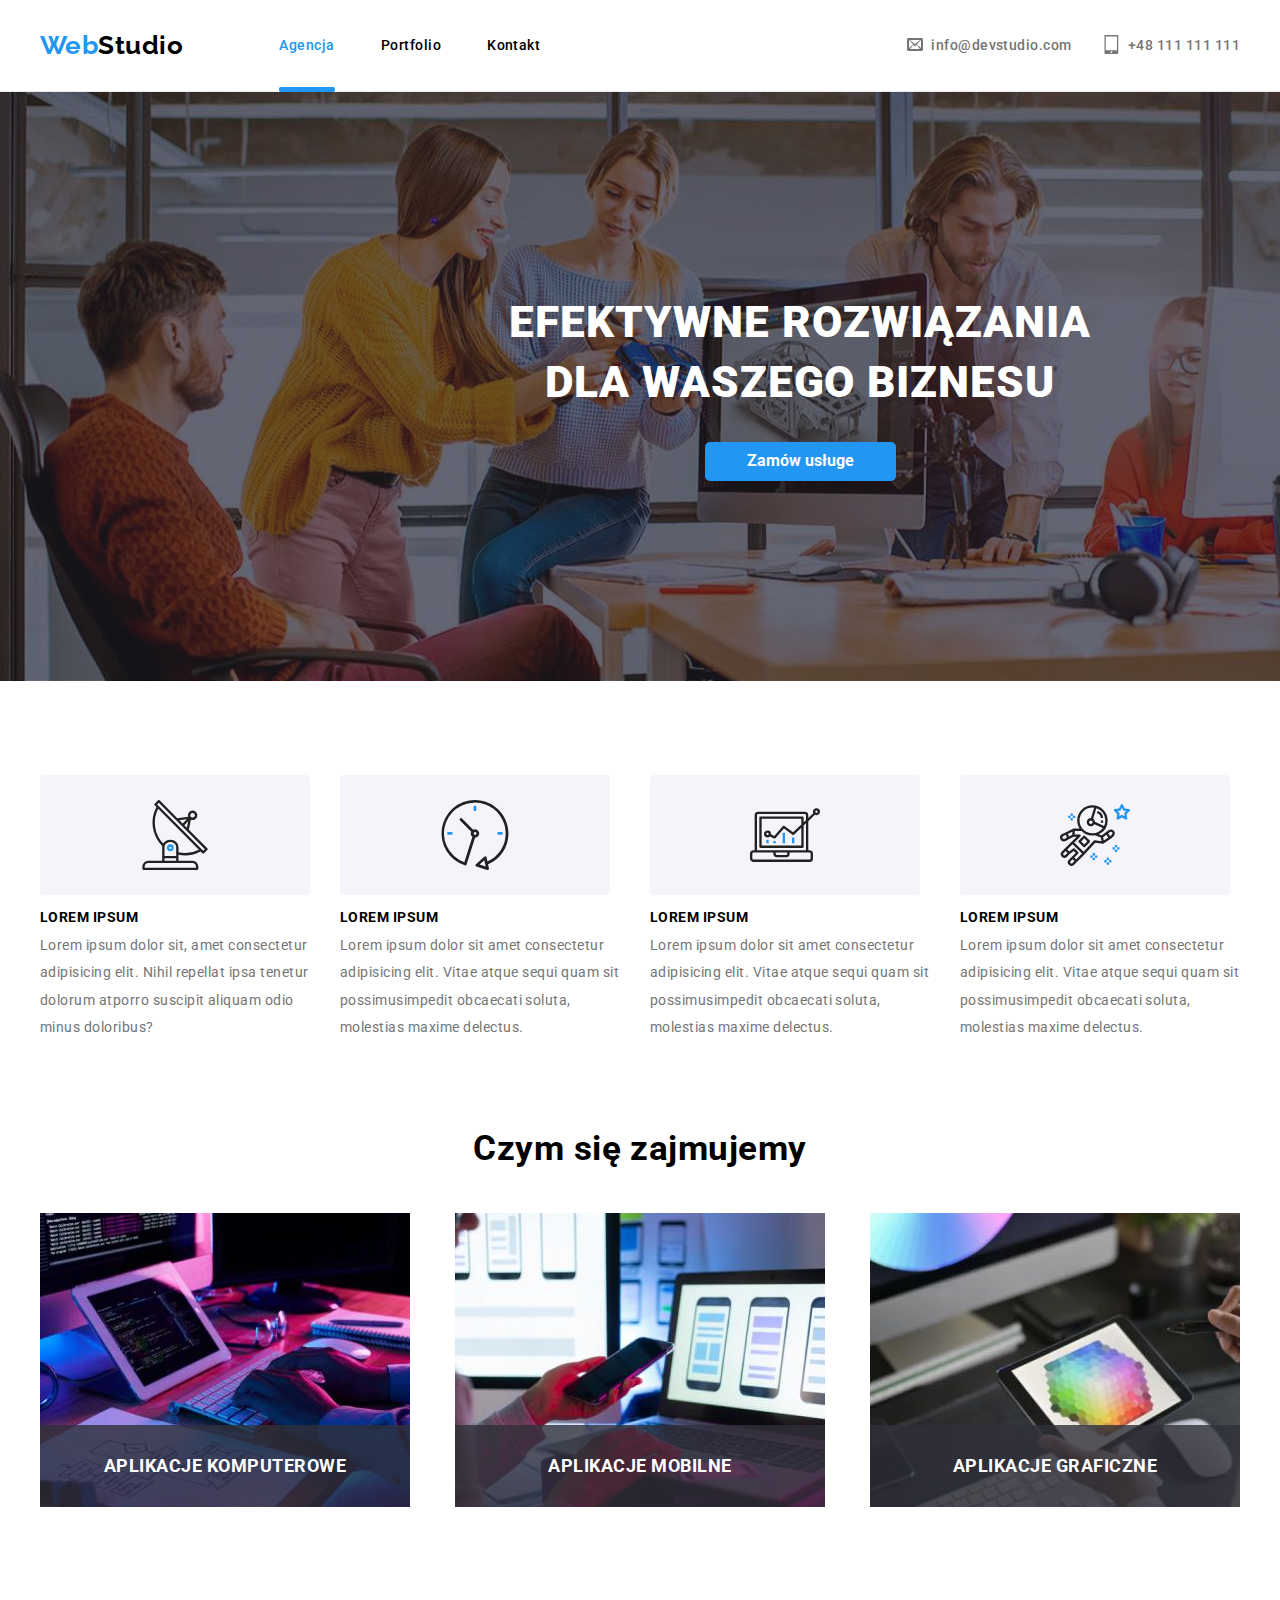
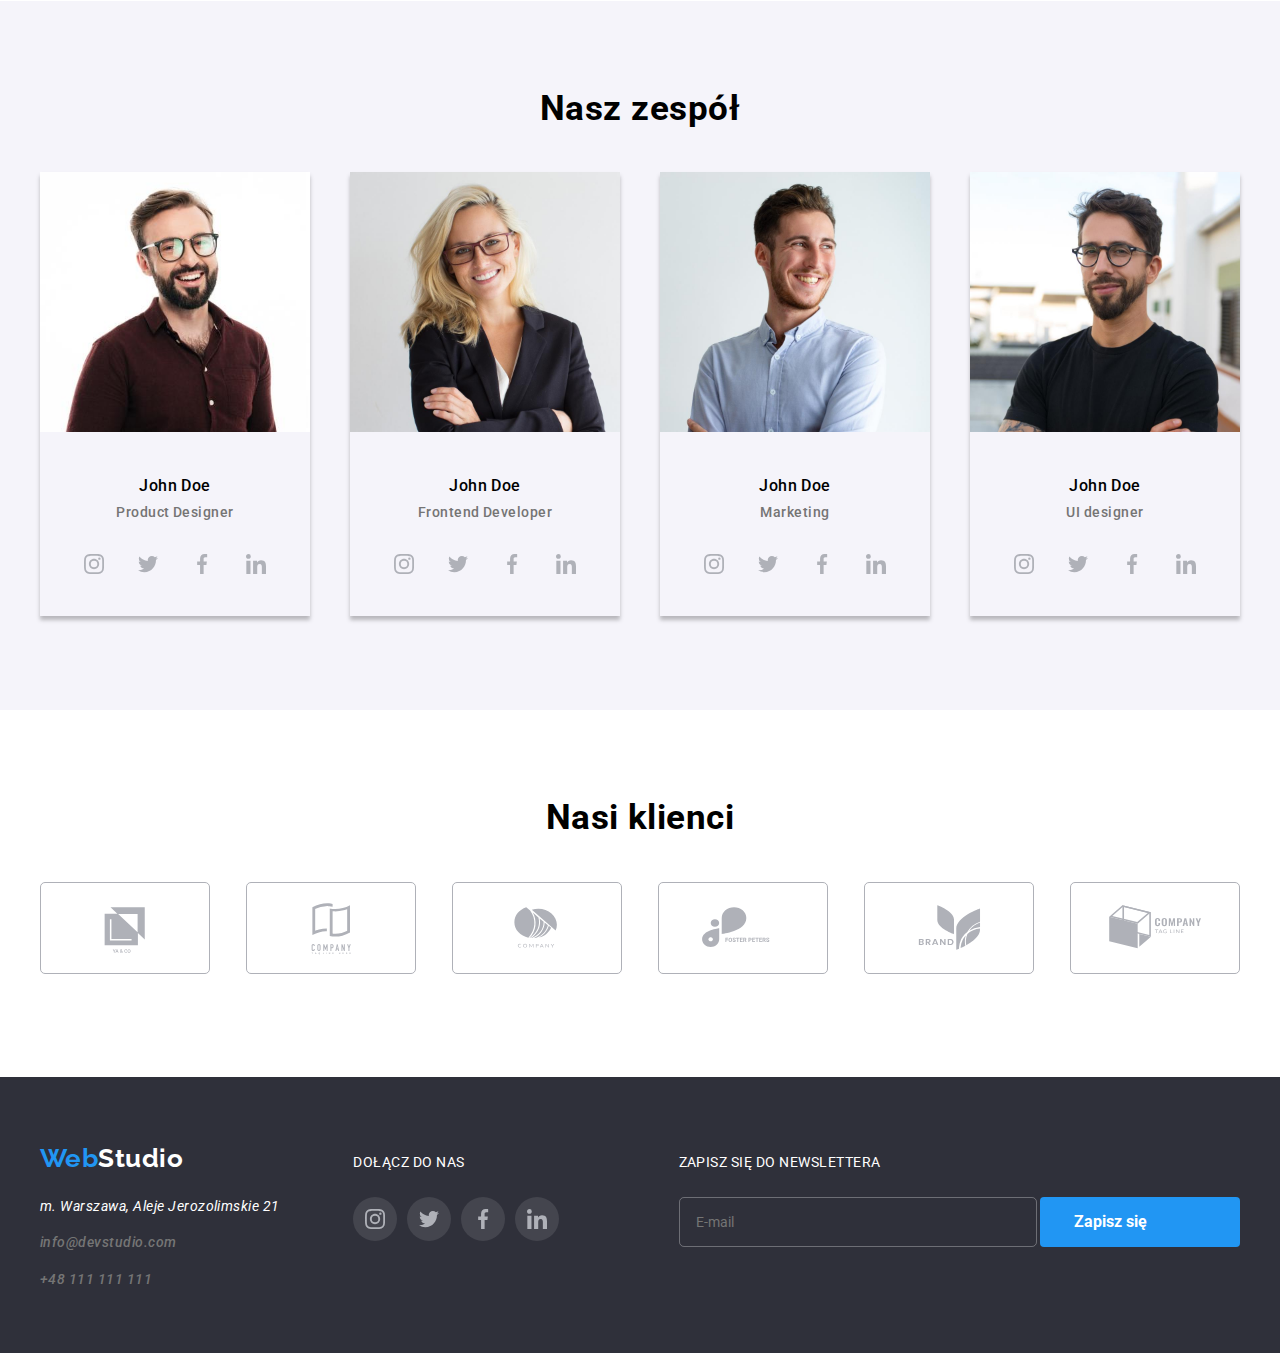
<file: index.html>
<!DOCTYPE html>
<html lang="en">

<head>
    <meta charset="UTF-8">
    <meta http-equiv="X-UA-Compatible" content="IE=edge">
    <meta name="viewport" content="width=device-width, initial-scale=1.0">
    <link rel="stylesheet" href="./css/modern-normalize.css">
    <link rel="stylesheet" href="./css/styles.css">
    <link rel="preconnect" href="https://fonts.googleapis.com">
    <link rel="preconnect" href="https://fonts.gstatic.com" crossorigin>
    <link
        href="https://fonts.googleapis.com/css2?family=Raleway:wght@700&family=Roboto:wght@400;500;700;900&display=swap"
        rel="stylesheet">
    <title>Studio</title>
</head>

<body>
    <header class="gray-bottom-border">
        <div class="divider container">
            <nav class="nav-menu">
                <a href="#" class="logo"><span class="blue">Web</span>Studio</a>
                <ul class="global-list-style">
                    <li class="nav-list-item"><a href="./index.html" class="active-link">
                            <p class="current-page">Agencja</p>
                        </a></li>
                    <li class="nav-list-item"><a href="./portfolio.html" class="active-link">Portfolio</a></li>
                    <li class="nav-list-item"><a href="#contact" class="active-link">Kontakt</a></li>
                </ul>
            </nav>
            <div class="contact-links">

                <a href="mailto:info@devstudio.com" class="active-link gray-text">
                    <div class="contact-container">
                        <svg class="icon" width="20px" height="16px">
                            <use href="./images/icons.svg#icon-envelop" y="-2"></use>
                        </svg>
                    </div>
                    info@devstudio.com
                </a>
                <a href="tel:+48111111111" class="active-link gray-text">
                    <div class="contact-container">
                        <svg class="icon" width="20px" height="22px">
                            <use href="./images/icons.svg#icon-mobile" y="-2"></use>
                        </svg>
                    </div>
                    +48 111 111 111
                </a>
            </div>
        </div>
    </header>


    <main>

        <section class="showcase">

            <div class="backdrop is-hidden" data-modal>
                <div class="modal">
                    <button type="button" class="close-button" data-modal-close>
                        <svg class="close-icon" width="30" height="30px">
                            <use href="./images/icons.svg#icon-close-button" y="3">
                            </use>
                        </svg>
                    </button>
                    <p class="form-description">Zostaw swoje dane w formularzu poniżej</p>
                    <form action="javascript:void(0);" autocomplete="off" method="POST" class="form-data-container">
                        <div>

                        </div>
                        <label class="active-form">
                            <p class="element-description">Imię</p>
                            <input type="text" name="name" placeholder=" " class="form-data-element">
                            <svg class="modal-icon-name" width="18" height="18">
                                <use href="./images/icons.svg#icon-person-black"></use>
                            </svg>
                        </label>
                        <label class="active-form">
                            <p class="element-description">Telefon</p>
                            <input type="tel" name="phone-number" placeholder=" " class="form-data-element">
                            <svg class="modal-icon-phone" width="18" height="18">
                                <use href="./images/icons.svg#icon-phone-black"></use>
                            </svg>
                        </label>
                        <label class="active-form">
                            <p class="element-description">Email</p>
                            <input type="email" name="email" placeholder=" " class="form-data-element">
                            <svg class="modal-icon-email" width="18" height="18">
                                <use href="./images/icons.svg#icon-email-black"></use>
                            </svg>
                        </label>
                        <label>
                            <p class="element-description">Komentarz</p>
                            <textarea type="text" name="comment" placeholder="Wprowadź tekst"
                                class="element-description form-comment"></textarea>
                        </label>
                        <div class="modal-privacy">
                            <label>
                                <input type="checkbox" name="privacy-policy" value="agreement"
                                    class="agreement-checkbox hidden-checkbox">
                                <svg class="svg-checkbox" width="16" height="15">
                                    <use href="./images/icons.svg#icon-check"></use>
                                </svg>
                                <span>Oświadczam iż akcepuję </span><a href="#">Regulamin</a>
                                <span> i </span><a href="#">Politykę Prywatności</a>
                            </label>
                        </div>
                        <button type="submit" class="form-submit-button">Wyślij</button>
                    </form>
                </div>

            </div>

            <h1 id="agency" class="showcase-title">Efektywne rozwiązania dla waszego biznesu</h1>
            <button data-modal-open class="showcase-button" type="button">Zamów usługe</button>
        </section>

        <div class="feature-container container section">
            <ul class="feature-list">

                <li class="feature-list-item">
                    <div class="icon-background">
                        <svg width="270" height="120">
                            <use class="icon" href="./images/icons.svg#icon-antenna"></use>
                        </svg>
                    </div>
                    <span class="feature-list-title">Lorem ipsum</span>
                    <p class="feature-list-content">Lorem ipsum dolor sit, amet consectetur adipisicing elit. Nihil
                        repellat ipsa tenetur dolorum atporro suscipit aliquam odio minus doloribus?</p>
                </li>
                <li class="feature-list-item">
                    <div class="icon-background">
                        <svg width="270" height="120">
                            <use class="icon" href="./images/icons.svg#icon-clock"></use>
                        </svg>
                    </div>
                    <span class="feature-list-title">Lorem ipsum</span>
                    <p class="feature-list-content">Lorem ipsum dolor sit amet consectetur adipisicing elit. Vitae atque
                        sequi quam sit possimusimpedit obcaecati soluta, molestias maxime delectus.</p>
                </li>
                <li class="feature-list-item">
                    <div class="icon-background">
                        <svg width="270" height="120">
                            <use class="icon" href="./images/icons.svg#icon-diagram"></use>
                        </svg>
                    </div>
                    <span class="feature-list-title">Lorem ipsum</span>
                    <p class="feature-list-content">Lorem ipsum dolor sit amet consectetur adipisicing elit. Vitae atque
                        sequi quam sit possimusimpedit obcaecati soluta, molestias maxime delectus.</p>
                </li>
                <li class="feature-list-item">
                    <div class="icon-background">
                        <svg width="270" height="120">
                            <use class="icon" href="./images/icons.svg#icon-astronaut"></use>
                        </svg>
                    </div>
                    <span class="feature-list-title">Lorem ipsum</span>
                    <p class="feature-list-content">Lorem ipsum dolor sit amet consectetur adipisicing elit. Vitae atque
                        sequi quam sit possimusimpedit obcaecati soluta, molestias maxime delectus.</p>
                </li>
            </ul>
        </div>

        <section class="what-we-do-gallery">
            <div class="container">

                <h2 id="portfolio" class="section-title">Czym się zajmujemy</h2>
                <ul class="what-we-do-list">
                    <li class="what-we-do-element">
                        <img class="project-card no-gap" src="./images/algorithm.jpg"
                            alt="Ktoś pisze na klawiaturze kod, a obok leży rozpisane drzewko algorytmu" height="294"
                            width="370">
                        <div class="what-we-do-description">
                            <p class="description-text">Aplikacje komputerowe</p>
                        </div>
                    </li>
                    <li class="what-we-do-element">
                        <img class="project-card no-gap" src="./images/page_layout.jpg"
                            alt="Laptop z wyświetlonymi przykładami layoutu strony lub aplikacji" height="294"
                            width="370">
                        <div class="what-we-do-description">
                            <p class="description-text">Aplikacje mobilne</p>
                        </div>
                    </li>
                    <li class="what-we-do-element">
                        <img class="project-card no-gap" src="./images/color_palette.jpg"
                            alt="Paleta kolorów wyświetlona na tablecie" height="294" width="370">
                        <div class="what-we-do-description">
                            <p class="description-text">Aplikacje graficzne</p>
                        </div>
                    </li>
                </ul>

            </div>
        </section>

        <section class="our-team section">
            <div class="container">
                <h2 class="section-title">Nasz zespół</h2>
                <ul class="our-team-list">
                    <li class="employee-card">
                        <figure>
                            <img src="./images/product_designer_photo.jpg" alt="Zdjęcie Product Designera" height="260"
                                width="270">
                            <p class="team-member">John Doe</p>

                            <figcaption class="job-description gray-text">Product Designer<div class="social-links"><a
                                        class="social-icon-link" href="./index.html"><svg class="social-icons"
                                            height="44" width="44">
                                            <use href="./images/icons.svg#icon-instagram" height="20" width="20" x="12"
                                                y="12">
                                            </use>
                                        </svg></a>
                                    <a class="social-icon-link" href="./index.html"><svg class="social-icons"
                                            height="44" width="44">
                                            <use href="./images/icons.svg#icon-twitter" height="20" width="20" x="12"
                                                y="12">
                                            </use>
                                        </svg></a><a class="social-icon-link" href="./index.html"><svg
                                            class="social-icons" height="44" width="44">
                                            <use href="./images/icons.svg#icon-facebook" height="20" width="20" x="12"
                                                y="12">
                                            </use>
                                        </svg></a><a class="social-icon-link" href="./index.html"><svg
                                            class="social-icons" height="44" width="44">
                                            <use href="./images/icons.svg#icon-linkedin" height="20" width="20" x="12"
                                                y="12">
                                            </use>
                                        </svg></a>
                                </div>
                            </figcaption>
                        </figure>


                    </li>
                    <li class="employee-card">
                        <figure>
                            <img src="./images/frontend_dev_photo.jpg" alt="Zdjęcie Frontend Developera" height="260"
                                width="270">
                            <p class="team-member">John Doe</p>
                            <figcaption class="job-description gray-text">Frontend Developer<div class="social-links"><a
                                        class="social-icon-link" href="./index.html"><svg class="social-icons"
                                            height="44" width="44">
                                            <use href="./images/icons.svg#icon-instagram" height="20" width="20" x="12"
                                                y="12">
                                            </use>
                                        </svg></a>
                                    <a class="social-icon-link" href="./index.html"><svg class="social-icons"
                                            height="44" width="44">
                                            <use href="./images/icons.svg#icon-twitter" height="20" width="20" x="12"
                                                y="12">
                                            </use>
                                        </svg></a><a class="social-icon-link" href="./index.html"><svg
                                            class="social-icons" height="44" width="44">
                                            <use href="./images/icons.svg#icon-facebook" height="20" width="20" x="12"
                                                y="12">
                                            </use>
                                        </svg></a><a class="social-icon-link" href="./index.html"><svg
                                            class="social-icons" height="44" width="44">
                                            <use href="./images/icons.svg#icon-linkedin" height="20" width="20" x="12"
                                                y="12">
                                            </use>
                                        </svg></a>
                                </div>
                            </figcaption>
                        </figure>
                    </li>
                    <li class="employee-card">
                        <figure>
                            <img src="./images/marketing_photo.jpg" alt="Zdjęcie osoby zajmującej się marketingiem"
                                height="260" width="270">
                            <p class="team-member">John Doe</p>
                            <figcaption class="job-description gray-text">Marketing<div class="social-links"><a
                                        class="social-icon-link" href="./index.html"><svg class="social-icons"
                                            height="44" width="44">
                                            <use href="./images/icons.svg#icon-instagram" height="20" width="20" x="12"
                                                y="12">
                                            </use>
                                        </svg></a>
                                    <a class="social-icon-link" href="./index.html"><svg class="social-icons"
                                            height="44" width="44">
                                            <use href="./images/icons.svg#icon-twitter" height="20" width="20" x="12"
                                                y="12">
                                            </use>
                                        </svg></a><a class="social-icon-link" href="./index.html"><svg
                                            class="social-icons" height="44" width="44">
                                            <use href="./images/icons.svg#icon-facebook" height="20" width="20" x="12"
                                                y="12">
                                            </use>
                                        </svg></a><a class="social-icon-link" href="./index.html"><svg
                                            class="social-icons" height="44" width="44">
                                            <use href="./images/icons.svg#icon-linkedin" height="20" width="20" x="12"
                                                y="12">
                                            </use>
                                        </svg></a>
                                </div>
                            </figcaption>
                        </figure>
                    </li>
                    <li class="employee-card">
                        <figure>
                            <img src="./images/ui_designer_photo.jpg" alt="Zdjęcie UI designera" height="260"
                                width="270">
                            <p class="team-member">John Doe</p>
                            <figcaption class="job-description gray-text">UI designer<div class="social-links"><a
                                        class="social-icon-link" href="./index.html"><svg class="social-icons"
                                            height="44" width="44">
                                            <use href="./images/icons.svg#icon-instagram" height="20" width="20" x="12"
                                                y="12">
                                            </use>
                                        </svg></a>
                                    <a class="social-icon-link" href="./index.html"><svg class="social-icons"
                                            height="44" width="44">
                                            <use href="./images/icons.svg#icon-twitter" height="20" width="20" x="12"
                                                y="12">
                                            </use>
                                        </svg></a><a class="social-icon-link" href="./index.html"><svg
                                            class="social-icons" height="44" width="44">
                                            <use href="./images/icons.svg#icon-facebook" height="20" width="20" x="12"
                                                y="12">
                                            </use>
                                        </svg></a><a class="social-icon-link" href="./index.html"><svg
                                            class="social-icons" height="44" width="44">
                                            <use href="./images/icons.svg#icon-linkedin" height="20" width="20" x="12"
                                                y="12">
                                            </use>
                                        </svg></a>
                                </div>
                            </figcaption>
                        </figure>
                    </li>
                </ul>
            </div>
        </section>
        <section>
            <div class="container section">
                <h2 class="section-title">Nasi klienci</h2>
                <ul class="our-clients-list">
                    <li><a class="our-clients-list-element" href="./index.html"><svg class="our-client" height="92"
                                width="170">
                                <use href="./images/icons.svg#icon-Client-1">
                                </use>
                            </svg></a></li>
                    <li><a class="our-clients-list-element" href="./index.html"><svg class="our-client" height="92"
                                width="170">
                                <use href="./images/icons.svg#icon-Client-2">
                                </use>
                            </svg></a></li>
                    <li><a class="our-clients-list-element" href="./index.html"><svg class="our-client" height="92"
                                width="170">
                                <use href="./images/icons.svg#icon-Client-3">
                                </use>
                            </svg></a></li>
                    <li><a class="our-clients-list-element" href="./index.html"><svg class="our-client" height="92"
                                width="170">
                                <use href="./images/icons.svg#icon-Client-4">
                                </use>
                            </svg></a></li>
                    <li><a class="our-clients-list-element" href="./index.html"><svg class="our-client" height="92"
                                width="170">
                                <use href="./images/icons.svg#icon-Client-5">
                                </use>
                            </svg></a></li>
                    <li><a class="our-clients-list-element" href="./index.html"><svg class="our-client" height="92"
                                width="170">
                                <use href="./images/icons.svg#icon-Client-6">
                                </use>
                            </svg></a></li>

                </ul>

            </div>
        </section>
    </main>

    <footer>
        <div class="bottom">
            <div class="container">
                <div class="address-container">
                    <a href="#" class="logo"><span class="blue">Web</span><span class="white">Studio</span></a>
                    <address id="contact" class="contact-list">
                        <p class="address-item">m. Warszawa, Aleje Jerozolimskie 21</p>
                        <a href="mailto:info@devstudio.com" class="active-link gray-text">info@devstudio.com</a>
                        <a href="tel:+48111111111" class="active-link gray-text">+48 111 111 111</a>
                    </address>
                </div>
                <div class="join-us">
                    <p class="join-us-social">Dołącz do nas</p>
                    <div class="footer-social-links"><a class="footer-social-icon-link" href="./index.html"><svg
                                class="footer-social-icons" height="44" width="44">
                                <use href="./images/icons.svg#icon-instagram" height="20" width="20" x="12" y="12">
                                </use>
                            </svg></a>
                        <a class="footer-social-icon-link" href="./index.html"><svg class="footer-social-icons"
                                height="44" width="44">
                                <use href="./images/icons.svg#icon-twitter" height="20" width="20" x="12" y="12">
                                </use>
                            </svg></a><a class="footer-social-icon-link" href="./index.html"><svg
                                class="footer-social-icons" height="44" width="44">
                                <use href="./images/icons.svg#icon-facebook" height="20" width="20" x="12" y="12">
                                </use>
                            </svg></a><a class="footer-social-icon-link" href="./index.html"><svg
                                class="footer-social-icons" height="44" width="44">
                                <use href="./images/icons.svg#icon-linkedin" height="20" width="20" x="12" y="12">
                                </use>
                            </svg></a>
                    </div>
                </div>
                <div class="email-input">
                    <form autocomplete="off" method="POST" action="javascript:void(0);"
                        class="email-subscription-container">
                        <label>
                            <span>Zapisz się do newslettera</span><br>
                            <input type="email" name="email" required placeholder="E-mail" class="email-subscription" />
                        </label>
                        <button type="submit" class="subscription-button">Zapisz się <svg height="24" width="24">
                                <use href="./images/icons.svg#icon-send">
                                </use>
                            </svg></button>
                    </form>
                </div>
            </div>
        </div>
    </footer>
    <script src="./js/modal.js"></script>
</body>

</html>
</file>
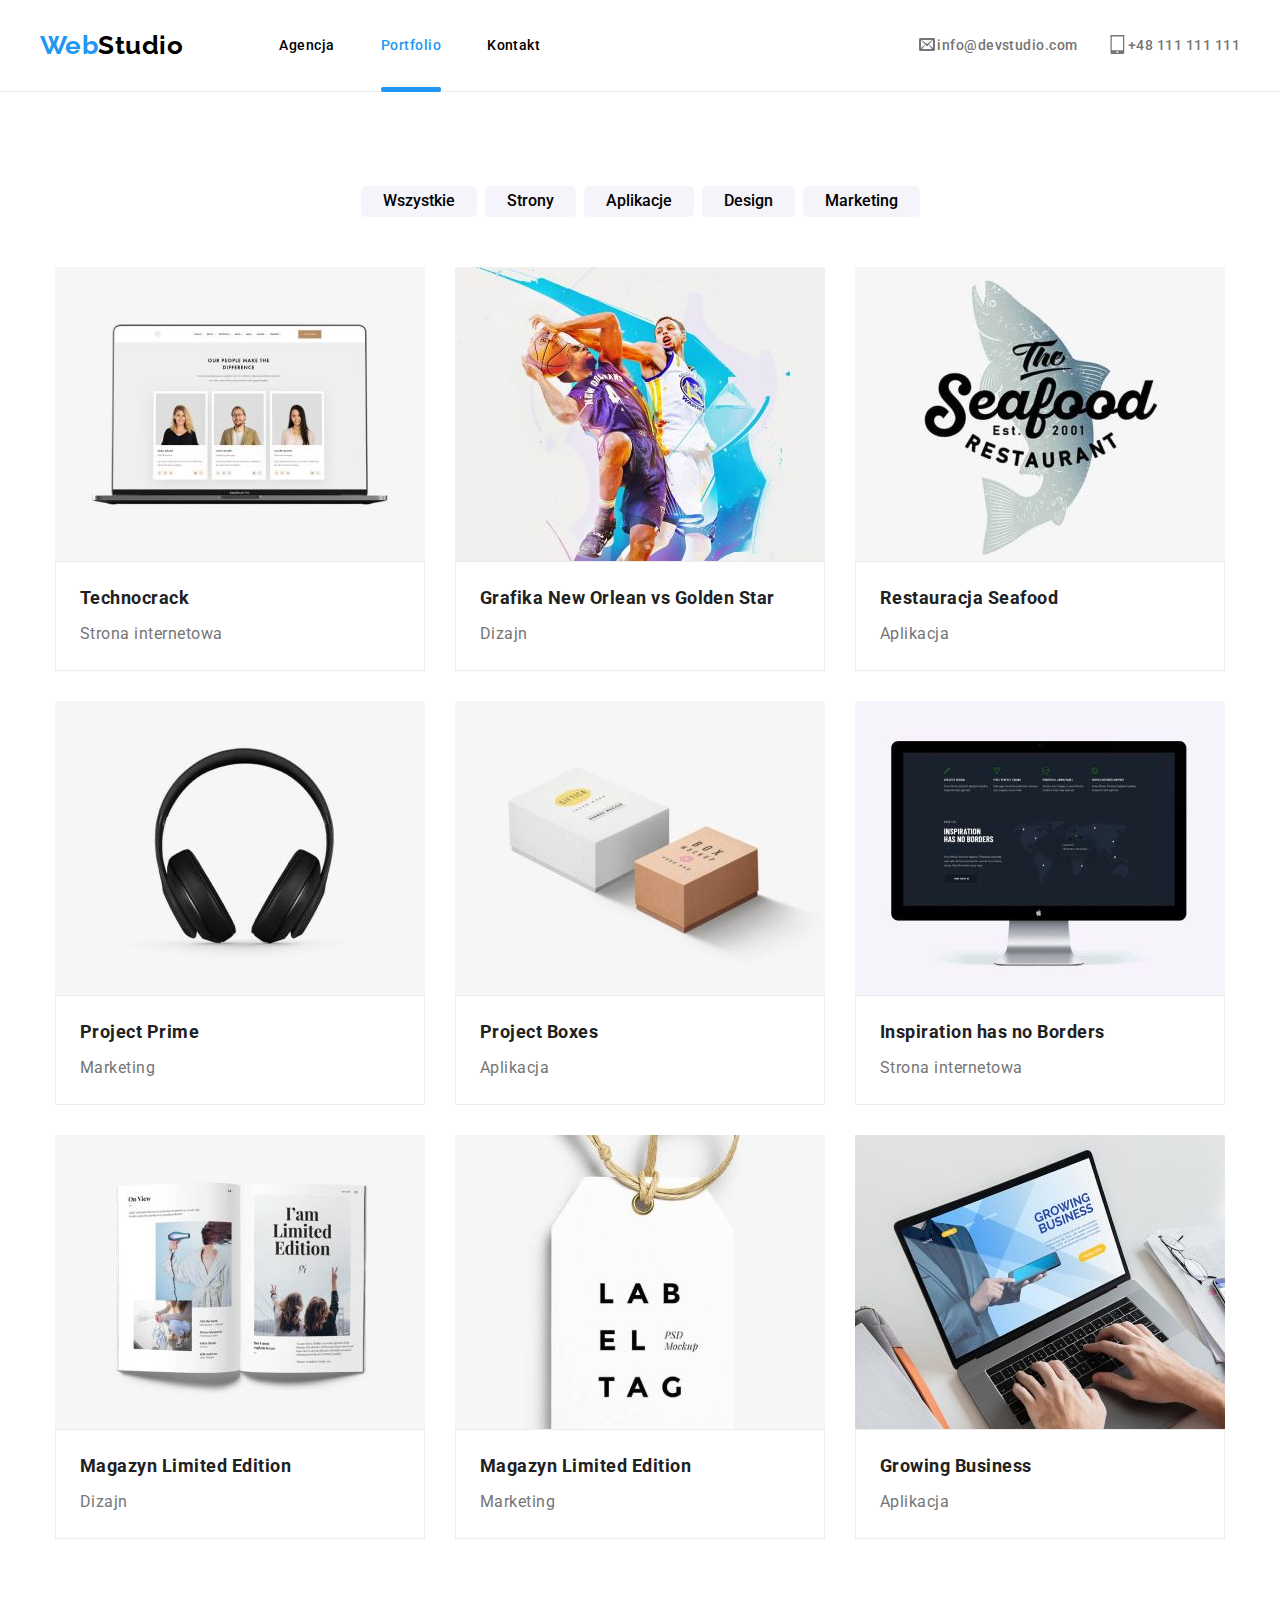
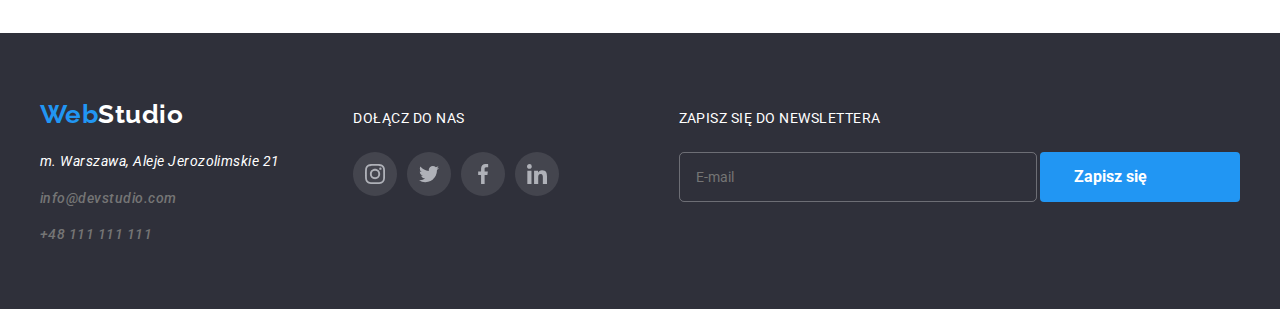
<file: portfolio.html>
<!DOCTYPE html>
<html lang="en">

<head>
    <meta charset="UTF-8">
    <meta http-equiv="X-UA-Compatible" content="IE=edge">
    <meta name="viewport" content="width=device-width, initial-scale=1.0">
    <link rel="stylesheet" href="./css/modern-normalize.css">
    <link rel="stylesheet" href="./css/styles.css">
    <link rel="preconnect" href="https://fonts.googleapis.com">
    <link rel="preconnect" href="https://fonts.gstatic.com" crossorigin>
    <link
        href="https://fonts.googleapis.com/css2?family=Raleway:wght@700&family=Roboto:wght@400;500;700;900&display=swap"
        rel="stylesheet">
    <title>Studio</title>
</head>

<body>

    <header class="gray-bottom-border">
        <div class="divider container">
            <nav class="nav-menu">
                <a href="#" class="logo"><span class="blue">Web</span>Studio</a>
                <ul class="global-list-style">
                    <li class="nav-list-item"><a href="./index.html" class="active-link">Agencja</a></li>
                    <li class="nav-list-item"><a href="./portfolio.html" class="active-link">
                            <p class="current-page">Portfolio</p>
                        </a></li>
                    <li class="nav-list-item"><a href="#contact" class="active-link">Kontakt</a></li>
                </ul>
            </nav>
            <div class="contact-links">

                <a href="mailto:info@devstudio.com" class="active-link gray-text">
                    <div class="testowy-kontener">
                        <svg class="icon" width="20px" height="16px">
                            <use href="./images/icons.svg#icon-envelop" y="-2"></use>
                        </svg>
                    </div>
                    info@devstudio.com
                </a>
                <a href="tel:+48111111111" class="active-link gray-text">
                    <div class="testowy-kontener">
                        <svg class="icon" width="20px" height="22px">
                            <use href="./images/icons.svg#icon-mobile" y="-2"></use>
                        </svg>
                    </div>
                    +48 111 111 111
                </a>
            </div>
        </div>
    </header>

    <main>
        <section class="portfolio-list section">
            <div class="container">
                <ul class="filter-button-list">
                    <li><button type="button" class="filter-button-list-item">Wszystkie</button></li>
                    <li><button type="button" class="filter-button-list-item">Strony</button></li>
                    <li><button type="button" class="filter-button-list-item">Aplikacje</button></li>
                    <li><button type="button" class="filter-button-list-item">Design</button></li>
                    <li><button type="button" class="filter-button-list-item">Marketing</button></li>
                </ul>

                <ul class="project-list">
                    <li>
                        <figure class="project-list-element">
                            <div class="overlay-box">
                                <div class="overlay">
                                    <p>Technocrack jest popularną platformą wykorzystywaną do rozpowszechniania
                                        koronawirusa. Firmy wykorzystują tę platformę do celów szpiegowskich i ataków na
                                        niezabezpieczone serwery konkurencji</p>
                                </div>
                            </div>
                            <img class="project-card no-gap" src="./images/people_difference.jpg"
                                alt="Laptop z wyświetlonymi trzema kartami, na których widać uśmiechniętych ludzi"
                                height="294" width="370">

                            <div class="project-descryption">
                                <p class="project-name">Technocrack</p>
                                <p class="project-type">Strona internetowa</p>
                            </div>
                        </figure>
                    </li>

                    <li>
                        <figure class="project-list-element">
                            <div class="overlay-box">
                                <div class="overlay">
                                    <p>Technocrack jest popularną platformą wykorzystywaną do rozpowszechniania
                                        koronawirusa. Firmy wykorzystują tę platformę do celów szpiegowskich i ataków na
                                        niezabezpieczone serwery konkurencji</p>
                                </div>
                            </div>
                            <img class="project-card no-gap" src="./images/basketball.jpg"
                                alt="Dwójka zawodników walcząca o piłkę" height="294" width="370">
                            <div class="project-descryption">
                                <p class="project-name">Grafika New Orlean vs Golden Star</p>
                                <p class="project-type">Dizajn</p>
                            </div>
                        </figure>
                    </li>

                    <li>
                        <figure class="project-list-element">
                            <div class="overlay-box">
                                <div class="overlay">
                                    <p>Technocrack jest popularną platformą wykorzystywaną do rozpowszechniania
                                        koronawirusa. Firmy wykorzystują tę platformę do celów szpiegowskich i ataków na
                                        niezabezpieczone serwery konkurencji</p>
                                </div>
                            </div>
                            <img class="project-card no-gap" src="./images/seafood_restaurant.jpg"
                                alt="Logo restauracji The Seafood składającej się przykrytej czarnymi literami ryby"
                                height="294" width="370">
                            <div class="project-descryption">
                                <p class="project-name">Restauracja Seafood</p>
                                <p class="project-type">Aplikacja</p>
                            </div>
                        </figure>
                    </li>

                    <li>
                        <figure class="project-list-element">
                            <div class="overlay-box">
                                <div class="overlay">
                                    <p>Technocrack jest popularną platformą wykorzystywaną do rozpowszechniania
                                        koronawirusa. Firmy wykorzystują tę platformę do celów szpiegowskich i ataków na
                                        niezabezpieczone serwery konkurencji</p>
                                </div>
                            </div>
                            <img class="project-card no-gap" src="./images/headphones.jpg"
                                alt="Czarne słuchawki nauszne" height="294" width="370">
                            <div class="project-descryption">
                                <p class="project-name">Project Prime</p>
                                <p class="project-type">Marketing</p>
                            </div>
                        </figure>
                    </li>

                    <li>
                        <figure class="project-list-element">
                            <div class="overlay-box">
                                <div class="overlay">
                                    <p>Technocrack jest popularną platformą wykorzystywaną do rozpowszechniania
                                        koronawirusa. Firmy wykorzystują tę platformę do celów szpiegowskich i ataków na
                                        niezabezpieczone serwery konkurencji</p>
                                </div>
                            </div>
                            <img class="project-card no-gap" src="./images/boxes.jpg" alt="Dwa puduełka. Jedno większe"
                                height="294" width="370">
                            <div class="project-descryption">
                                <p class="project-name">Project Boxes</p>
                                <p class="project-type">Aplikacja</p>
                            </div>
                        </figure>
                    </li>

                    <li>
                        <figure class="project-list-element">
                            <div class="overlay-box">
                                <div class="overlay">
                                    <p>Technocrack jest popularną platformą wykorzystywaną do rozpowszechniania
                                        koronawirusa. Firmy wykorzystują tę platformę do celów szpiegowskich i ataków na
                                        niezabezpieczone serwery konkurencji</p>
                                </div>
                            </div>
                            <img class="project-card no-gap" src="./images/monitor.jpg" alt="Monitor firmy Apple"
                                height="294" width="370">
                            <div class="project-descryption">
                                <p class="project-name">Inspiration has no Borders</p>
                                <p class="project-type">Strona internetowa</p>
                            </div>
                        </figure>
                    </li>

                    <li>
                        <figure class="project-list-element">
                            <div class="overlay-box">
                                <div class="overlay">
                                    <p>Technocrack jest popularną platformą wykorzystywaną do rozpowszechniania
                                        koronawirusa. Firmy wykorzystują tę platformę do celów szpiegowskich i ataków na
                                        niezabezpieczone serwery konkurencji</p>
                                </div>
                            </div>
                            <img class="project-card no-gap" src="./images/book.jpg" alt="Magazyn Limited Edition"
                                height="294" width="370">
                            <div class="project-descryption">
                                <p class="project-name">Magazyn Limited Edition</p>
                                <p class="project-type">Dizajn</p>
                            </div>
                        </figure>
                    </li>

                    <li>
                        <figure class="project-list-element">
                            <div class="overlay-box">
                                <div class="overlay">
                                    <p>Technocrack jest popularną platformą wykorzystywaną do rozpowszechniania
                                        koronawirusa. Firmy wykorzystują tę platformę do celów szpiegowskich i ataków na
                                        niezabezpieczone serwery konkurencji</p>
                                </div>
                            </div>
                            <img class="project-card no-gap" src="./images/label_tag.jpg"
                                alt="Finezyjna cenówka na dratwie z napisem label tag" height="294" width="370">
                            <div class="project-descryption">
                                <p class="project-name">Magazyn Limited Edition</p>
                                <p class="project-type">Marketing</p>
                            </div>
                        </figure>
                    </li>

                    <li>
                        <figure class="project-list-element">
                            <div class="overlay-box">
                                <div class="overlay">
                                    <p>Technocrack jest popularną platformą wykorzystywaną do rozpowszechniania
                                        koronawirusa. Firmy wykorzystują tę platformę do celów szpiegowskich i ataków na
                                        niezabezpieczone serwery konkurencji</p>
                                </div>
                            </div>
                            <img class="project-card no-gap" src="./images/lapotop.jpg"
                                alt="Laptop z wyświetloną stroną domową Growing Buisness" height="294" width="370">
                            <div class="project-descryption">
                                <p class="project-name">Growing Business</p>
                                <p class="project-type">Aplikacja</p>
                            </div>
                        </figure>
                    </li>
                </ul>
            </div>
        </section>

    </main>

    <footer>
        <div class="bottom">
            <div class="container">
                <div class="address-container">
                    <a href="#" class="logo"><span class="blue">Web</span><span class="white">Studio</span></a>
                    <address id="contact" class="contact-list">
                        <p class="address-item">m. Warszawa, Aleje Jerozolimskie 21</p>
                        <a href="mailto:info@devstudio.com" class="active-link gray-text">info@devstudio.com</a>
                        <a href="tel:+48111111111" class="active-link gray-text">+48 111 111 111</a>
                    </address>
                </div>
                <div class="join-us">
                    <p class="join-us-social">Dołącz do nas</p>
                    <div class="footer-social-links"><a class="footer-social-icon-link" href="./index.html"><svg
                                class="footer-social-icons" height="44" width="44">
                                <use href="./images/icons.svg#icon-instagram" height="20" width="20" x="12" y="12">
                                </use>
                            </svg></a>
                        <a class="footer-social-icon-link" href="./index.html"><svg class="footer-social-icons"
                                height="44" width="44">
                                <use href="./images/icons.svg#icon-twitter" height="20" width="20" x="12" y="12">
                                </use>
                            </svg></a><a class="footer-social-icon-link" href="./index.html"><svg
                                class="footer-social-icons" height="44" width="44">
                                <use href="./images/icons.svg#icon-facebook" height="20" width="20" x="12" y="12">
                                </use>
                            </svg></a><a class="footer-social-icon-link" href="./index.html"><svg
                                class="footer-social-icons" height="44" width="44">
                                <use href="./images/icons.svg#icon-linkedin" height="20" width="20" x="12" y="12">
                                </use>
                            </svg></a>
                    </div>
                </div>
                <div class="email-input">
                    <form autocomplete="off" method="POST" action="javascript:void(0);"
                        class="email-subscription-container">
                        <label>
                            <span>Zapisz się do newslettera</span><br>
                            <input type="email" name="email" required placeholder="E-mail" class="email-subscription" />
                        </label>
                        <button type="submit" class="subscription-button">Zapisz się <svg height="24" width="24">
                                <use href="./images/icons.svg#icon-send">
                                </use>
                            </svg></button>
                    </form>
                </div>
            </div>
        </div>
    </footer>
</body>

</html>
</file>
<file: css/styles.css>
* {
	margin: 0;
	padding: 0;
}

body {
	font-family: 'Roboto', 'Raleway', sans-serif;
	color: #000;
	font-size: 14px;
	letter-spacing: 0.03rem;
	line-height: 1.714rem;
}

.container {
	position: relative;
	width: 1200px;
	margin: 0 auto;
}

.section {
	padding-top: 94px;
	padding-bottom: 94px;
}

.gray-bottom-border {
	border-bottom: 1px solid #ececec;
}

.divider {
	display: flex;
	justify-content: space-between;
	margin: 32px auto;
}

.nav-menu {
	display: flex;
}

.contact-links {
	display: flex;
	gap: 30px;
}

.showcase {
	width: 1600px;
	display: flex;
	flex-direction: column;
	justify-content: center;
	align-items: center;
	text-align: center;
	background-image: linear-gradient(rgba(47, 48, 58, 0.4), rgba(47, 48, 58, 0.4)), url(../images/background.jpg);
	background-position: center;
	background-size: cover;
	margin-right: auto;
	margin-left: auto;
}

.showcase-title {
	display: flex;
	font-weight: 900;
	width: 660px;
	margin-top: 200px;
	margin-bottom: 30px;
	font-size: 44px;
	line-height: 60px;
	letter-spacing: 0.06rem;
	color: white;
	text-transform: uppercase;
}

.showcase-button {
	display: flex;
	font-family: 'Roboto';
	padding: 10px 42px;
	margin-bottom: 200px;
	font-size: 16px;
	font-weight: 700;
	background-color: #2196f3;
	color: white;
	border: none;
	border-radius: 5px;
	cursor: pointer;
}

.blue {
	color: #2196f3;
	text-decoration: none;
}

.logo {
	font-family: 'Raleway', sans-serif;
	font-size: 26px;
	font-weight: bold;
	text-decoration: none;
	color: #000;
	padding-right: 96px;
}

.nav-list {
	list-style: none;
}

.active-link {
	position: relative;
	text-decoration: none;
	display: flex;
	align-items: center;
	color: #000;
	font-weight: 500;
	transition-property: color;
	transition-duration: 0.25s;
	transition-timing-function: cubic-bezier(0.4, 0, 0.2, 1);
}

.active-link:hover {
	color: #2196f3;
}
.active-link:focus {
	color: #2196f3;
}

.gray-text {
	color: #757575;
	font-weight: 500;
}

.filter-button-list {
	display: flex;
	justify-content: center;
	list-style: none;
	gap: 8px;
	padding-bottom: 50px;
	/* margin: 94px auto 50px; */
}

.filter-button-list-item {
	font-family: 'Roboto';
	font-weight: 500;
	font-size: 16px;
	padding: 6px 22px;
	border: none;
	background-color: #f5f4fa;
	border-radius: 5px;
	transition-property: background-color, color, box-shadow;
	transition-duration: 0.25s;
	transition-timing-function: cubic-bezier(0.4, 0, 0.2, 1);
	cursor: pointer;
}

.filter-button-list-item:hover {
	background-color: #2196f3;
	color: white;
	box-shadow: 0 4px 4px 0 rgba(0, 0, 0, 0.25);
}

.filter-button-list-item:focus {
	background-color: #2196f3;
	color: white;
	box-shadow: 0 4px 4px 0 rgba(0, 0, 0, 0.25);
}

.project-name {
	color: #212121;
	font-weight: bold;
	font-size: 18px;
}

.project-type {
	color: #757575;
	font-size: 16px;
}

.address-item {
	color: white;
}

.feature-list-title {
	text-transform: uppercase;
	font-weight: 700;
}

.feature-list-content {
	color: #757575;
}

.global-list-style {
	display: flex;
	list-style: none;
	gap: 46px;
}

.feature-container {
	display: flex;
	justify-content: center;
	margin-right: auto;
	margin-left: auto;
}

.feature-list {
	display: flex;
	justify-content: space-between;
	width: 100%;
	list-style: none;
	gap: 30px;
}

.section-title {
	font-size: 35px;
	font-weight: 700;
	text-align: center;
}

.what-we-do-gallery {
	display: flex;
	justify-content: center;
}

.what-we-do-list {
	display: flex;
	justify-content: center;
	margin: 50px auto 94px;
	list-style: none;
	justify-content: space-between;
}

.our-team {
	background-color: #f5f4fa;
	display: flex;
	justify-content: center;
}

.our-team-list {
	display: flex;
	justify-content: space-between;
	list-style: none;
	margin-top: 50px;
}

.team-member {
	font-weight: 500;
	font-size: 16px;
	margin-top: 30px;
	display: flex;
	justify-content: center;
}

.employee-card {
	box-shadow: 0px 4px 4px 0px rgba(0, 0, 0, 0.25);
	display: flex;
	justify-content: center;
	flex-direction: column;
	align-items: center;
	padding-bottom: 30px;
}

.job-descryption {
	display: flex;
	font-size: 16px;
	justify-content: center;
}

.bottom {
	display: flex;
	justify-content: center;
	padding-top: 60px;
	padding-bottom: 60px;
	background-color: #2f303a;
}

.contact-list {
	display: inline-flex;
	flex-direction: column;
	row-gap: 9px;
	margin-top: 20px;
}

.white {
	color: white;
}

.portfolio-list {
	display: flex;
	justify-content: center;
}

.project-list {
	display: flex;
	justify-content: center;
	flex-wrap: wrap;
	list-style: none;
	gap: 30px;
}

.project-list-element {
	position: relative;
	overflow: hidden;
	transition-property: box-shadow;
	transition-duration: 0.25s;
	transition-timing-function: cubic-bezier(0.4, 0, 0.2, 1);
}

.project-list-element:hover {
	box-shadow: 0 4px 4px 0 rgba(0, 0, 0, 0.25);
}

.project-list-element:hover .overlay {
	box-shadow: 0 4px 4px 0 rgba(0, 0, 0, 0.25);
	transform: translateY(0);
}

.overlay-box {
	position: absolute;
	width: 390px;
	height: 294px;
	overflow: hidden;
	font-size: 18px;
}

.overlay {
	position: absolute;
	top: 0;
	left: 0;
	width: 100%;
	height: 100%;
	background-color: #fff;
	transform: translateY(100%);
	transition: transform 0.5s ease-in-out;
	padding-top: 49px;
	padding-right: 45px;
	padding-left: 24px;
	padding-bottom: 49px;
	background-color: rgba(32, 148, 243, 0.9);
	color: white;
}

.project-descryption {
	display: flex;
	flex-direction: column;
	row-gap: 4px;
	line-height: 2rem;
	border: 1px solid #ececec;
	padding: 20px 24px;
}

.project-card.no-gap {
	display: block;
}

.icon {
	fill: currentcolor;
	display: flex;
	justify-content: center;
	align-items: center;
	transition-property: fill;
	transition-duration: 0.25s;
	transition-timing-function: cubic-bezier(0.4, 0, 0.2, 1);
}

.icon:hover {
	fill: currentcolor;
}

.contact-container {
	display: inline-flex;
	padding-right: 6px;
}

/* Do zastąpienia klasą */
figcaption {
	display: flex;
	flex-direction: column;
	align-items: center;
}

.social-links {
	margin-top: 16px;
	display: flex;
	justify-content: center;
	column-gap: 10px;
}

.social-icon-link {
	border-radius: 50%;
	transition-property: background-color, fill;
	transition-duration: 0.25s;
	transition-timing-function: cubic-bezier(0.4, 0, 0.2, 1);
}

.social-icons {
	display: flex;
	border-radius: 50%;
	fill: #afb1b8;
	transition-property: background-color, fill;
	transition-duration: 0.25s;
	transition-timing-function: cubic-bezier(0.4, 0, 0.2, 1);
}

.social-icon-link:hover svg,
.social-icon-link:focus svg {
	background-color: #2196f3;
	fill: white;
}

.our-clients-list {
	display: flex;
	justify-content: center;
	margin-top: 50px;
	list-style: none;
	justify-content: space-between;
}

.our-client {
	border: 1px solid #afb1b8;
	border-radius: 5px;
	fill: #afb1b8;
	transition-property: fill, border-color;
	transition-duration: 0.25s;
	transition-timing-function: cubic-bezier(0.4, 0, 0.2, 1);
}

.our-clients-list-element:hover svg,
.our-clients-list-element:focus svg {
	fill: #2196f3;
	border-color: #2196f3;
}

.join-us-social {
	padding-bottom: 20px;
}

.join-us {
	display: inline-flex;
	color: white;
	text-transform: uppercase;
	flex-direction: column;
	margin-left: 70px;
	padding-top: 12px;
}

.address-container {
	display: inline-flex;
	flex-direction: column;
}

.email-input {
	display: inline-flex;
	position: absolute;
	color: white;
	text-transform: uppercase;
	right: 0;
}

.email-subscription {
	width: 358px;
	border: 1px solid rgba(255, 255, 255, 0.3);
	border-radius: 5px;
	box-shadow: 0px 0px 0px 0px rgba(255, 255, 255, 0.3);
	background-color: #2195f300;
	padding-left: 16px;
	padding-top: 15px;
	padding-bottom: 15px;
	margin-top: 20px;
	height: 50px;
}

.email-subscription-container {
	padding-top: 12px;
}

.subscription-button {
	background-color: #2196f3;
	border: none;
	width: 200px;
	height: 50px;
	border-radius: 4px;
	display: inline-flex;
	justify-content: space-evenly;
	align-items: center;
	color: #fff;
	font-weight: bold;
	font-size: 16px;
	fill: white;
	cursor: pointer;
}

.footer-social-icons {
	display: flex;
	border-radius: 50%;
	fill: #afb1b8;
}

.footer-social-links {
	display: flex;
	justify-content: center;
	column-gap: 10px;
}

.footer-social-icons {
	display: flex;
	border-radius: 50%;
	fill: #afb1b8;
	transition-property: background-color, fill;
	transition-duration: 0.25s;
	transition-timing-function: cubic-bezier(0.4, 0, 0.2, 1);
}

.footer-social-icon-link:hover svg,
.footer-social-icon-link:focus svg {
	background-color: #2196f3;
	fill: white;
}

.footer-social-icon-link {
	border-radius: 50%;
	background-color: hsla(0, 0%, 100%, 0.1);
}

.what-we-do-element {
	position: relative;
}

.what-we-do-description {
	position: absolute;
	width: 100%;
	bottom: 0%;
	background-color: rgba(47, 48, 58, 0.8);
}

.description-text {
	color: white;
	padding-top: 27px;
	padding-bottom: 27px;
	text-align: center;
	font-size: 18px;
	font-weight: bold;
	text-transform: uppercase;
}

.current-page {
	color: #2196f3;
}

.current-page::after {
	position: absolute;
	content: '';
	width: 100%;
	height: 5px;
	background-color: #2196f3;
	border-radius: 2px;
	top: 55px;
	display: block;
}

.backdrop {
	position: fixed;
	top: 0;
	left: 0;
	height: 100%;
	width: 100%;
	background-color: rgba(0, 0, 0, 0.25);
	z-index: 10;
	transition: visibility, opacity 1s linear;
	opacity: 1;
	visibility: visible;
}
.modal {
	position: absolute;
	top: 50%;
	left: 50%;
	transform: translate(-50%, -50%);
	width: 528px;
	height: 581px;
	background-color: #fff;
	box-shadow: 0px 1px 3px rgba(0, 0, 0, 0.12), 0px 1px 1px rgba(0, 0, 0, 0.14), 0px 2px 1px rgba(0, 0, 0, 0.2);
	border-radius: 4px;
	opacity: 1;
	padding: 8px;
	visibility: visible;
}

.is-hidden {
	/* display: none; */
	visibility: hidden;
	opacity: 0;
	pointer-events: none;
}

.close-button {
	position: relative;
	height: 30px;
	width: 30px;
	border: 1px solid rgba(0, 0, 0, 0.1);
	border-radius: 50%;
	top: 0;
	left: 53%;
	background-color: #fff;
	transform: translateX(-100%);
	cursor: pointer;
}

.close-icon {
	height: 18px;
	width: 18px;
}

p.form-description {
	font-size: 20px;
	font-weight: 700;
	letter-spacing: 3%;
	line-height: auto;
}

.form-data-container {
	position: relative;
	left: 0;
	margin-top: 12px;
	margin-right: 40px;
	margin-left: 40px;
	margin-bottom: 164px;
	text-align: left;
}

input {
	width: 100%;
}

.form-data-element {
	height: 40px;
	border: 1px solid rgba(33, 33, 33, 0.2);
	border-radius: 4px;
	padding-left: 42px;
	transition-property: border;
	transition-duration: 0.25s;
	transition-timing-function: cubic-bezier(0.4, 0, 0.2, 1);
}

.element-description {
	color: #757575;
	letter-spacing: 1%;
	font-size: 12px;
}

.active-form {
	transition-property: border, fill;
	transition-duration: 0.25s;
	transition-timing-function: cubic-bezier(0.4, 0, 0.2, 1);
}

.active-form:hover,
.active-form:focus,
.active-form:focus-within {
	fill: #2196f3;
	border: 1px solid #2196f3;
}

.form-data-element:hover,
.form-data-element:focus,
.form-data-element:focus-within {
	fill: #2196f3;
	border: 1px solid #2196f3;
}

.modal-icon-name {
	position: absolute;
	top: 38px;
	left: 15px;
}
.modal-icon-phone {
	position: absolute;
	top: 107px;
	left: 15px;
}
.modal-icon-email {
	position: absolute;
	top: 173px;
	left: 15px;
}

.form-comment {
	border: 1px solid rgba(33, 33, 33, 0.2);
	border-radius: 4px;
	width: 100%;
	height: 120px;
	resize: none;
	padding: 12px 16px;
	transition-property: border, fill;
	transition-duration: 0.25s;
	transition-timing-function: cubic-bezier(0.4, 0, 0.2, 1);
}

.form-comment:hover,
.form-comment:focus,
.form-comment:focus-within {
	fill: #2196f3;
	border: 1px solid #2196f3;
}

.modal-privacy {
	text-align: center;
	margin-top: 20px;
}

.agreement-checkbox {
	position: absolute;
	left: -200px;
	top: 385px;
}

.hidden-checkbox {
	visibility: hidden;
}

.svg-checkbox {
	position: relative;
	top: 2px;
	border: 2px solid black;
	border-radius: 4px;
	fill: #fff;
}

input:checked + .svg-checkbox {
	border: none;
	background-color: #2196f3;
	cursor: pointer;
}

.form-submit-button {
	position: relative;
	display: flex;
	justify-content: center;
	align-content: center;
	top: 20px;
	background-color: #2196f3;
	color: #fff;
	border: 0px;
	border-radius: 4px;
	width: 200px;
	height: 50px;
	margin: 0 auto;
	font-weight: 700;
	font-size: 16px;
	line-height: 30px;
	letter-spacing: 6%;
	text-align: center;
	box-shadow: 0px 4px 4px rgba(0, 0, 0, 0.15);
	outline: none;
	cursor: pointer;
	padding-top: 10px;
}
</file>
